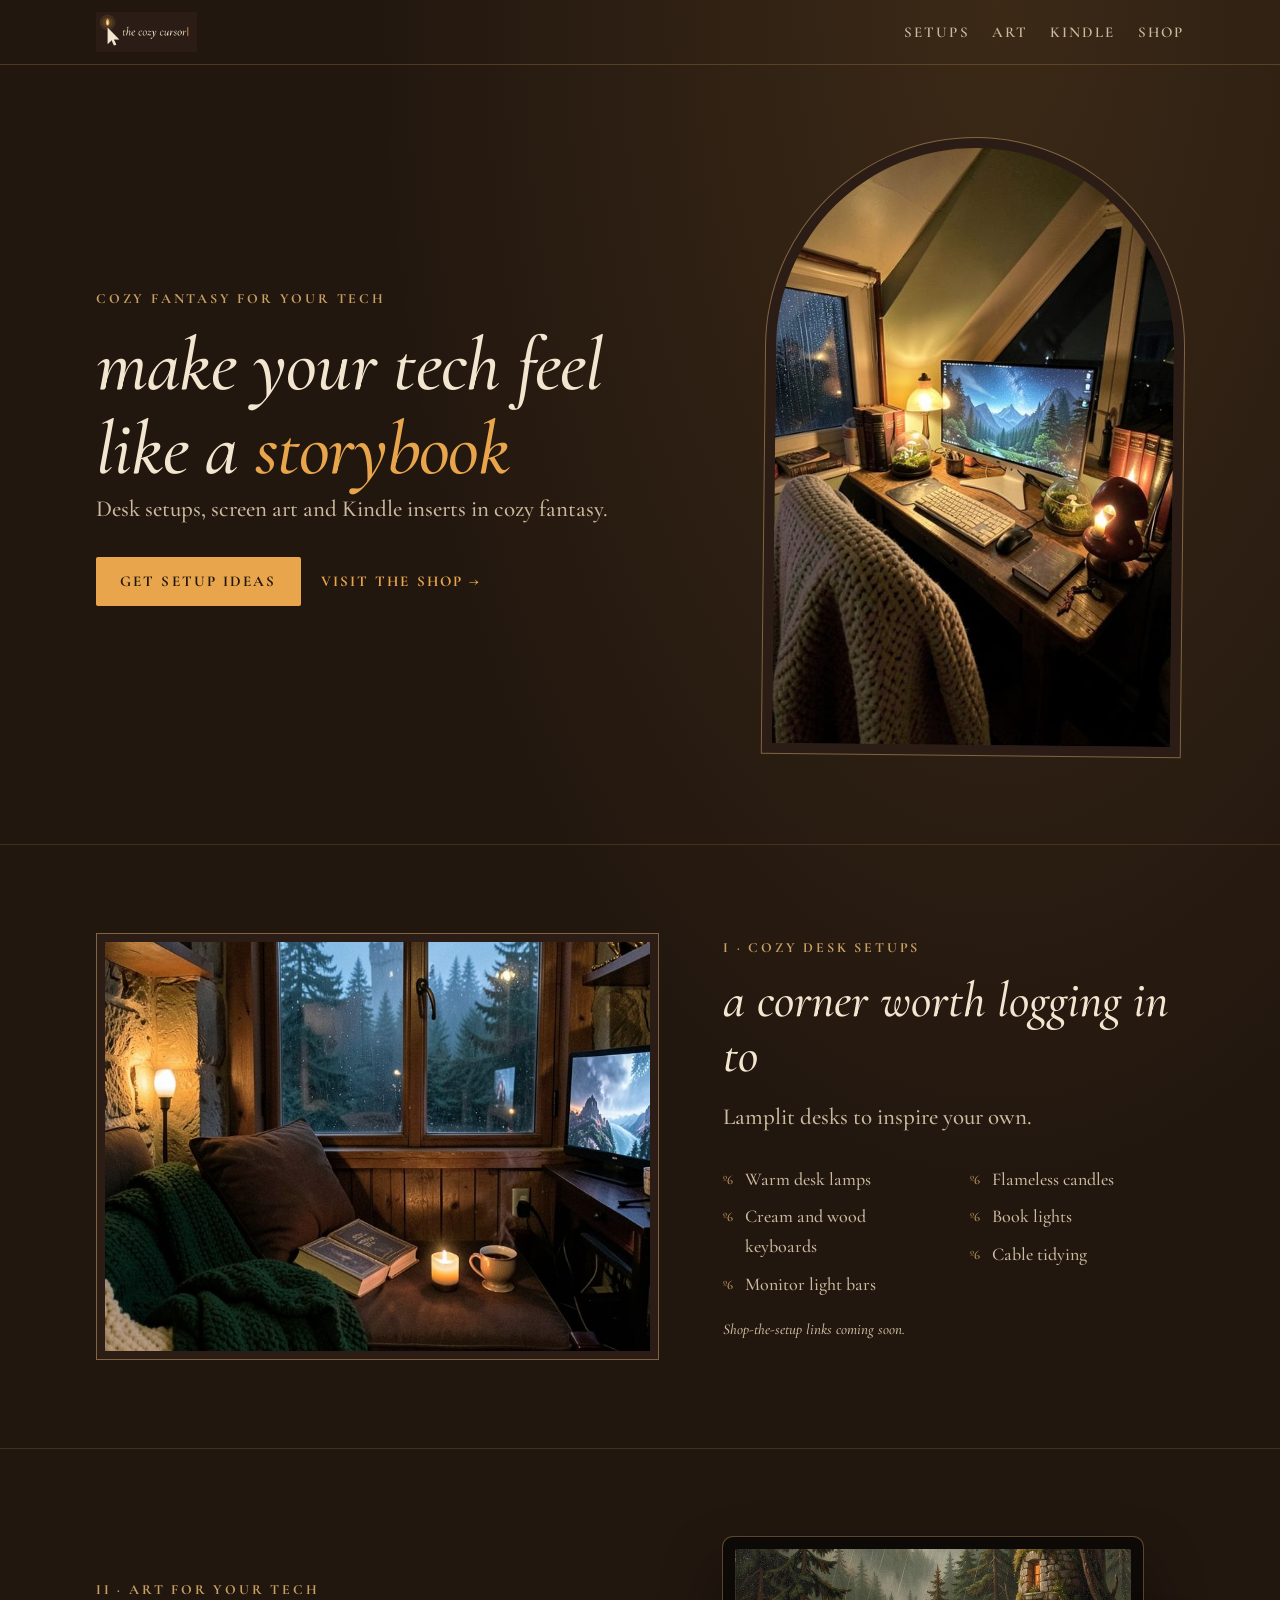
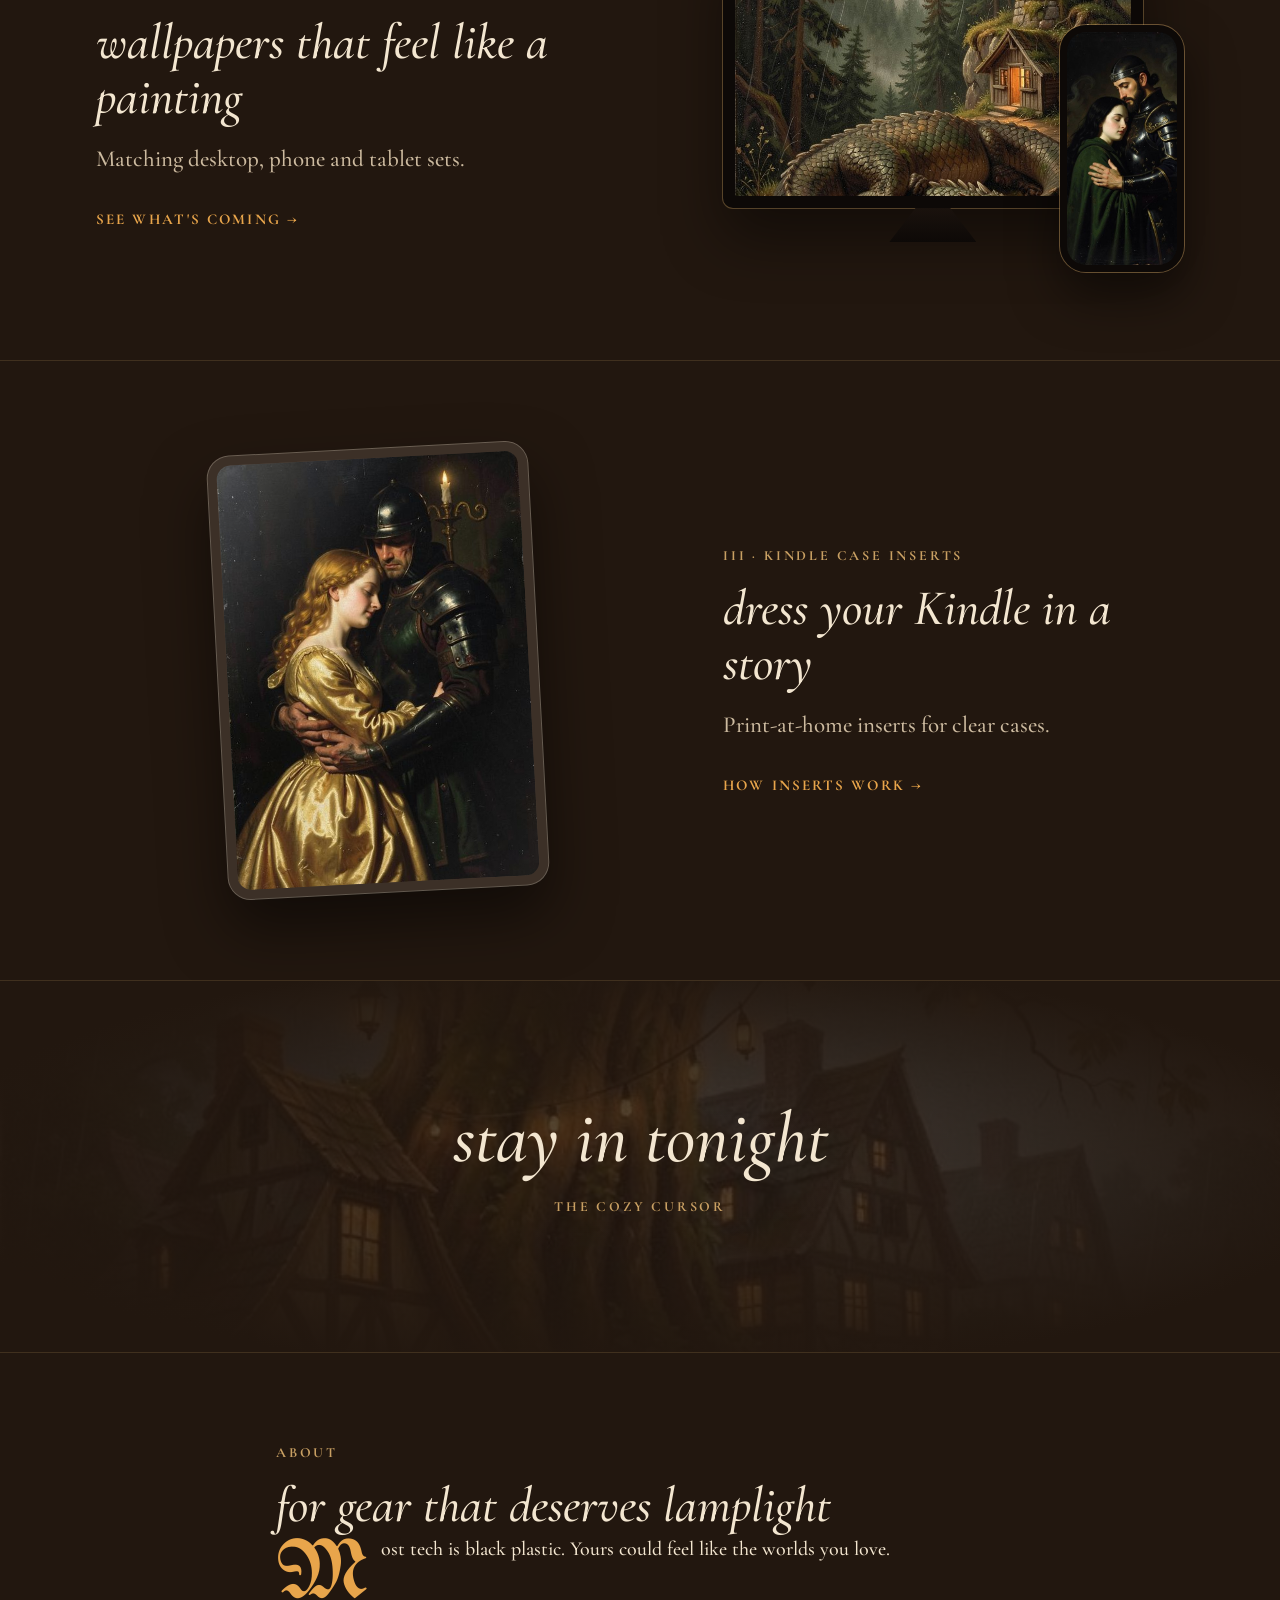
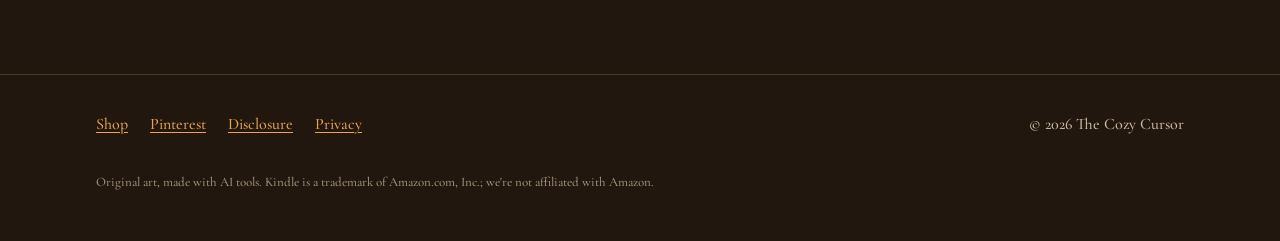
<file: index.html>
<!doctype html>
<html lang="en">
<head>
  <meta charset="utf-8">
  <meta name="viewport" content="width=device-width, initial-scale=1">
  <title>The Cozy Cursor</title>
  <meta name="description" content="Make your tech match your aesthetic: cozy fantasy desk setups, art for your screens and Kindle case inserts.">
  <link rel="icon" href="assets/img/favicon-64.png" type="image/png">
  <link rel="apple-touch-icon" href="assets/img/icon-180.png">
  <meta property="og:title" content="The Cozy Cursor">
  <meta property="og:description" content="Cozy fantasy desk setups, art for your screens and Kindle case inserts.">
  <meta property="og:image" content="https://rjyates.github.io/thecozycursor/assets/img/og-cover.png">
  <link rel="stylesheet" href="assets/style.css">
</head>
<body>
  <header class="site">
    <div class="wrap">
      <a class="brand" href="./"><img src="assets/img/lockup.png" alt="The Cozy Cursor"></a>
      <nav aria-label="Main"><a href="#setups">Setups</a><a href="#art">Art</a><a href="#kindle">Kindle</a><a href="shop.html">Shop</a></nav>
    </div>
  </header>

  <main>
    <section class="wrap hero">
      <div>
        <span class="kicker">Cozy fantasy for your tech</span>
        <h1>make your tech feel like a <em>storybook</em></h1>
        <p class="lede">Desk setups, screen art and Kindle inserts in cozy fantasy.</p>
        <div class="actions">
          <a class="button" href="https://www.pinterest.com/thecozycursor/">Get setup ideas</a>
          <a class="link-arrow" href="shop.html">Visit the shop</a>
        </div>
      </div>
      <figure class="frame arch">
        <img src="assets/img/art/attic-desk-768.jpg" srcset="assets/img/art/attic-desk-480.jpg 480w, assets/img/art/attic-desk-768.jpg 768w" sizes="(max-width: 860px) 340px, 420px" width="768" height="1152" alt="An attic desk at night: a monitor showing misty mountains, a warm lamp, a knit throw and rain on the skylight">
      </figure>
    </section>

    <section class="block" id="setups">
      <div class="wrap feature">
        <figure class="frame"><img src="assets/img/art/window-seat-768.jpg" width="768" height="1152" loading="lazy" alt="A window-seat corner with a small monitor, a green knit blanket, a candle and an open book, looking out at a misty forest"></figure>
        <div>
          <span class="kicker">I · Cozy desk setups</span>
          <h2>a corner worth logging in to</h2>
          <p class="lede">Lamplit desks to inspire your own.</p>
          <ul class="gear">
            <li>Warm desk lamps</li>
            <li>Cream and wood keyboards</li>
            <li>Monitor light bars</li>
            <li>Flameless candles</li>
            <li>Book lights</li>
            <li>Cable tidying</li>
          </ul>
          <p class="note">Shop-the-setup links coming soon.</p>
        </div>
      </div>
    </section>

    <section class="block" id="art">
      <div class="wrap feature flip">
        <div class="devices">
          <div class="monitor"><img src="assets/img/art/dragon-valley-wide.jpg" width="768" height="480" loading="lazy" alt="A painted fantasy valley with a sleeping dragon, shown as a desktop wallpaper"></div>
          <div class="phone"><img src="assets/img/art/fog-witch-king-480.jpg" width="480" height="720" loading="lazy" alt="A painted romantasy couple, shown as a phone wallpaper"></div>
        </div>
        <div>
          <span class="kicker">II · Art for your tech</span>
          <h2>wallpapers that feel like a painting</h2>
          <p class="lede">Matching desktop, phone and tablet sets.</p>
          <div class="actions"><a class="link-arrow" href="shop.html">See what's coming</a></div>
        </div>
      </div>
    </section>

    <section class="block" id="kindle">
      <div class="wrap feature">
        <div class="kindle"><img src="assets/img/art/gilded-lady-480.jpg" width="480" height="720" loading="lazy" alt="A painted gilded lady and knight, shown as an insert behind a clear Kindle case"></div>
        <div>
          <span class="kicker">III · Kindle case inserts</span>
          <h2>dress your Kindle in a story</h2>
          <p class="lede">Print-at-home inserts for clear cases.</p>
          <div class="actions"><a class="link-arrow" href="shop.html#how">How inserts work</a></div>
        </div>
      </div>
    </section>

    <section class="quote" aria-label="A line from The Cozy Cursor">
      <div class="wrap">
        <blockquote>stay in tonight</blockquote>
        <cite class="kicker">The Cozy Cursor</cite>
      </div>
    </section>

    <section class="block" id="about">
      <div class="wrap narrow about">
        <span class="kicker">About</span>
        <h2>for gear that deserves lamplight</h2>
        <p>Most tech is black plastic. Yours could feel like the worlds you love.</p>
      </div>
    </section>
  </main>

  <footer class="site">
    <div class="wrap">
      <nav aria-label="Footer"><a href="shop.html">Shop</a><a href="https://www.pinterest.com/thecozycursor/">Pinterest</a><a href="disclosure.html">Disclosure</a><a href="privacy.html">Privacy</a></nav>
      <p>&copy; 2026 The Cozy Cursor</p>
      <p class="fine">Original art, made with AI tools. Kindle is a trademark of Amazon.com, Inc.; we're not affiliated with Amazon.</p>
    </div>
  </footer>
</body>
</html>
</file>
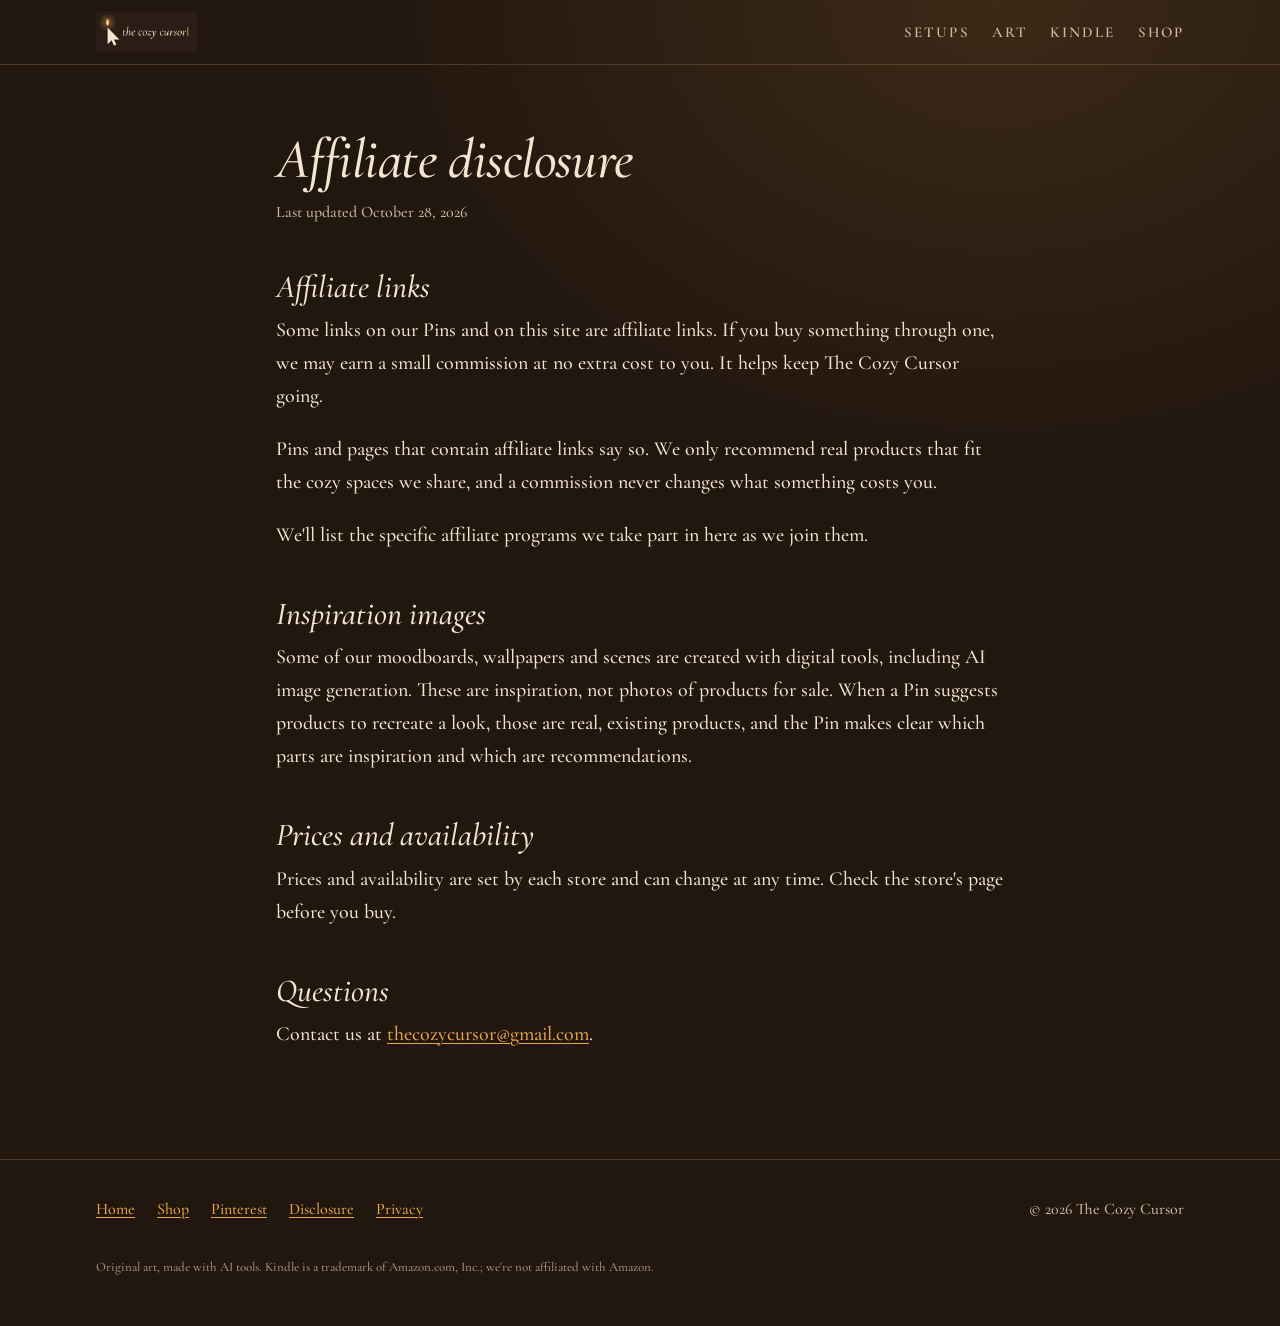
<file: disclosure.html>
<!doctype html>
<html lang="en">
<head>
  <meta charset="utf-8">
  <meta name="viewport" content="width=device-width, initial-scale=1">
  <title>Affiliate disclosure · The Cozy Cursor</title>
  <meta name="description" content="How The Cozy Cursor uses affiliate links and AI-assisted imagery.">
  <link rel="icon" href="assets/img/favicon-64.png" type="image/png">
  <link rel="stylesheet" href="assets/style.css">
</head>
<body>
  <header class="site">
    <div class="wrap">
      <a class="brand" href="./"><img src="assets/img/lockup.png" alt="The Cozy Cursor"></a>
      <nav aria-label="Main"><a href="./#setups">Setups</a><a href="./#art">Art</a><a href="./#kindle">Kindle</a><a href="shop.html">Shop</a></nav>
    </div>
  </header>

  <main class="wrap narrow page">
    <h1>Affiliate disclosure</h1>
    <p class="meta">Last updated October 28, 2026</p>

    <h2>Affiliate links</h2>
    <p>Some links on our Pins and on this site are affiliate links. If you buy something through one, we may earn a small commission at no extra cost to you. It helps keep The Cozy Cursor going.</p>
    <p>Pins and pages that contain affiliate links say so. We only recommend real products that fit the cozy spaces we share, and a commission never changes what something costs you.</p>
    <p>We'll list the specific affiliate programs we take part in here as we join them.</p>

    <h2>Inspiration images</h2>
    <p>Some of our moodboards, wallpapers and scenes are created with digital tools, including AI image generation. These are inspiration, not photos of products for sale. When a Pin suggests products to recreate a look, those are real, existing products, and the Pin makes clear which parts are inspiration and which are recommendations.</p>

    <h2>Prices and availability</h2>
    <p>Prices and availability are set by each store and can change at any time. Check the store's page before you buy.</p>

    <h2>Questions</h2>
    <p>Contact us at <a href="mailto:thecozycursor@gmail.com">thecozycursor@gmail.com</a>.</p>
  </main>

  <footer class="site">
    <div class="wrap">
      <nav aria-label="Footer"><a href="./">Home</a><a href="shop.html">Shop</a><a href="https://www.pinterest.com/thecozycursor/">Pinterest</a><a href="disclosure.html">Disclosure</a><a href="privacy.html">Privacy</a></nav>
      <p>&copy; 2026 The Cozy Cursor</p>
      <p class="fine">Original art, made with AI tools. Kindle is a trademark of Amazon.com, Inc.; we're not affiliated with Amazon.</p>
    </div>
  </footer>
</body>
</html>
</file>
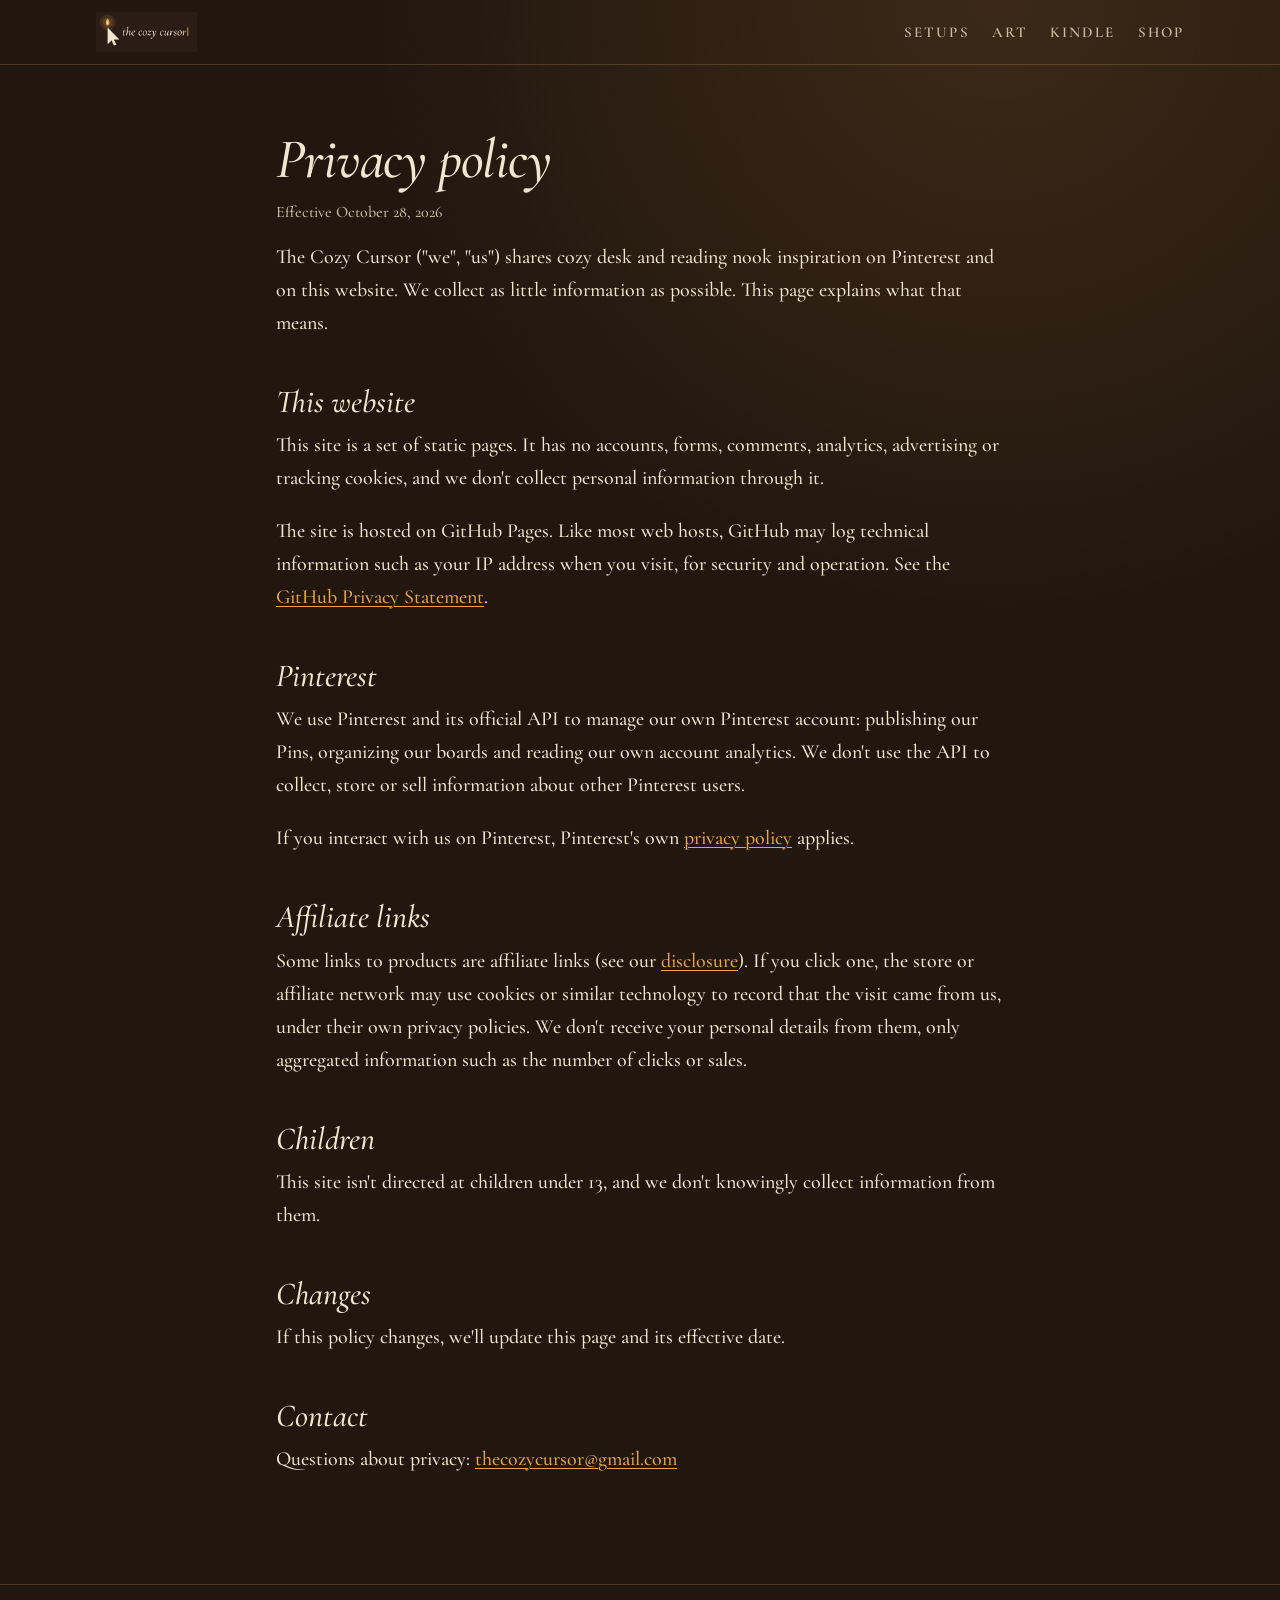
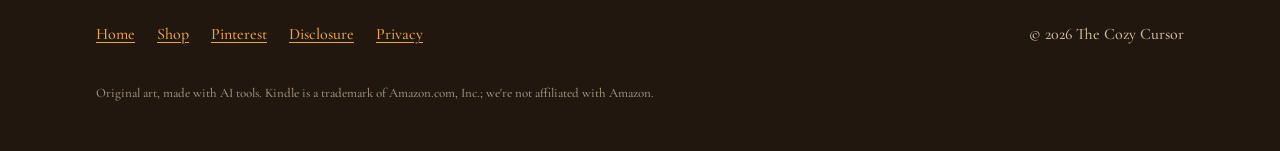
<file: privacy.html>
<!doctype html>
<html lang="en">
<head>
  <meta charset="utf-8">
  <meta name="viewport" content="width=device-width, initial-scale=1">
  <title>Privacy policy · The Cozy Cursor</title>
  <meta name="description" content="How The Cozy Cursor handles information.">
  <link rel="icon" href="assets/img/favicon-64.png" type="image/png">
  <link rel="stylesheet" href="assets/style.css">
</head>
<body>
  <header class="site">
    <div class="wrap">
      <a class="brand" href="./"><img src="assets/img/lockup.png" alt="The Cozy Cursor"></a>
      <nav aria-label="Main"><a href="./#setups">Setups</a><a href="./#art">Art</a><a href="./#kindle">Kindle</a><a href="shop.html">Shop</a></nav>
    </div>
  </header>

  <main class="wrap narrow page">
    <h1>Privacy policy</h1>
    <p class="meta">Effective October 28, 2026</p>

    <p>The Cozy Cursor ("we", "us") shares cozy desk and reading nook inspiration on Pinterest and on this website. We collect as little information as possible. This page explains what that means.</p>

    <h2>This website</h2>
    <p>This site is a set of static pages. It has no accounts, forms, comments, analytics, advertising or tracking cookies, and we don't collect personal information through it.</p>
    <p>The site is hosted on GitHub Pages. Like most web hosts, GitHub may log technical information such as your IP address when you visit, for security and operation. See the <a href="https://docs.github.com/en/site-policy/privacy-policies/github-general-privacy-statement">GitHub Privacy Statement</a>.</p>

    <h2>Pinterest</h2>
    <p>We use Pinterest and its official API to manage our own Pinterest account: publishing our Pins, organizing our boards and reading our own account analytics. We don't use the API to collect, store or sell information about other Pinterest users.</p>
    <p>If you interact with us on Pinterest, Pinterest's own <a href="https://policy.pinterest.com/en/privacy-policy">privacy policy</a> applies.</p>

    <h2>Affiliate links</h2>
    <p>Some links to products are affiliate links (see our <a href="disclosure.html">disclosure</a>). If you click one, the store or affiliate network may use cookies or similar technology to record that the visit came from us, under their own privacy policies. We don't receive your personal details from them, only aggregated information such as the number of clicks or sales.</p>

    <h2>Children</h2>
    <p>This site isn't directed at children under 13, and we don't knowingly collect information from them.</p>

    <h2>Changes</h2>
    <p>If this policy changes, we'll update this page and its effective date.</p>

    <h2>Contact</h2>
    <p>Questions about privacy: <a href="mailto:thecozycursor@gmail.com">thecozycursor@gmail.com</a></p>
  </main>

  <footer class="site">
    <div class="wrap">
      <nav aria-label="Footer"><a href="./">Home</a><a href="shop.html">Shop</a><a href="https://www.pinterest.com/thecozycursor/">Pinterest</a><a href="disclosure.html">Disclosure</a><a href="privacy.html">Privacy</a></nav>
      <p>&copy; 2026 The Cozy Cursor</p>
      <p class="fine">Original art, made with AI tools. Kindle is a trademark of Amazon.com, Inc.; we're not affiliated with Amazon.</p>
    </div>
  </footer>
</body>
</html>
</file>
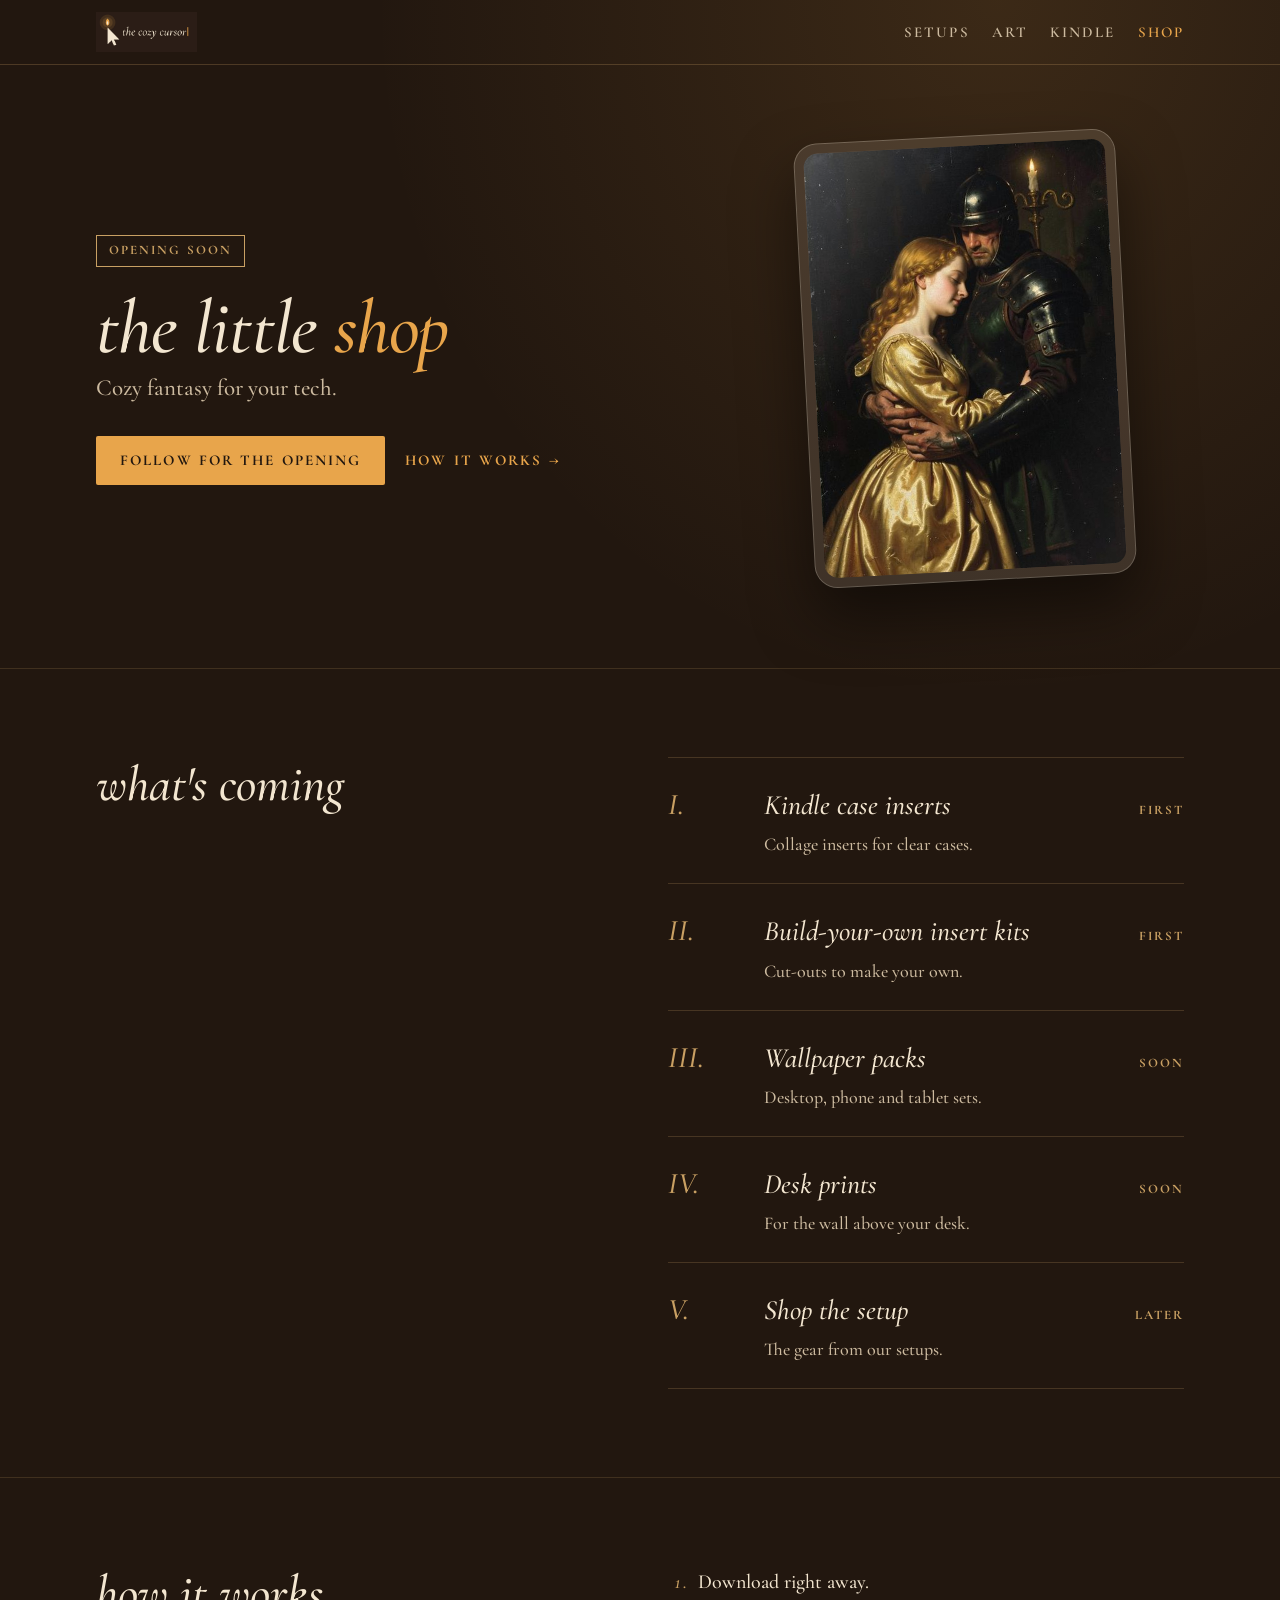
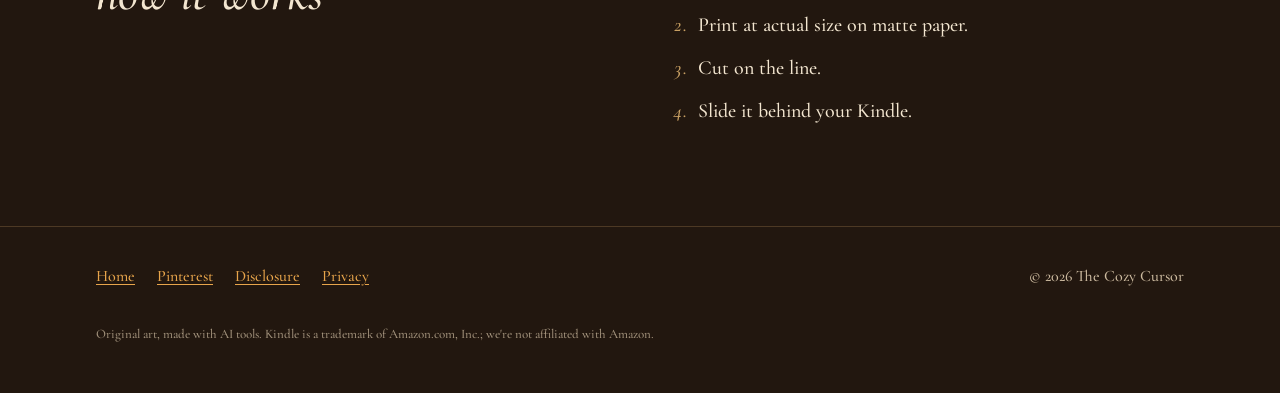
<file: shop.html>
<!doctype html>
<html lang="en">
<head>
  <meta charset="utf-8">
  <meta name="viewport" content="width=device-width, initial-scale=1">
  <title>Shop · The Cozy Cursor</title>
  <meta name="description" content="Fantasy wallpapers for your screens, prints for your desk and Kindle case inserts from The Cozy Cursor. Opening soon.">
  <link rel="icon" href="assets/img/favicon-64.png" type="image/png">
  <meta property="og:title" content="The Cozy Cursor shop">
  <meta property="og:description" content="Wallpapers, prints and Kindle case inserts. Opening soon.">
  <meta property="og:image" content="https://rjyates.github.io/thecozycursor/assets/img/og-cover.png">
  <link rel="stylesheet" href="assets/style.css">
</head>
<body>
  <header class="site">
    <div class="wrap">
      <a class="brand" href="./"><img src="assets/img/lockup.png" alt="The Cozy Cursor"></a>
      <nav aria-label="Main"><a href="./#setups">Setups</a><a href="./#art">Art</a><a href="./#kindle">Kindle</a><a href="shop.html" aria-current="page">Shop</a></nav>
    </div>
  </header>

  <main>
    <section class="wrap hero">
      <div>
        <span class="status">Opening soon</span>
        <h1>the little <em>shop</em></h1>
        <p class="lede">Cozy fantasy for your tech.</p>
        <div class="actions">
          <a class="button" href="https://www.pinterest.com/thecozycursor/">Follow for the opening</a>
          <a class="link-arrow" href="#how">How it works</a>
        </div>
      </div>
      <div class="kindle"><img src="assets/img/art/gilded-lady-480.jpg" width="480" height="720" alt="A painted gilded lady and knight, shown as an insert behind a clear Kindle case"></div>
    </section>

    <section class="block">
      <div class="wrap split">
        <div>
          <h2>what's coming</h2>
        </div>
        <ol class="shop-index">
          <li><div><strong>Kindle case inserts</strong><span>Collage inserts for clear cases.</span></div><em>First</em></li>
          <li><div><strong>Build-your-own insert kits</strong><span>Cut-outs to make your own.</span></div><em>First</em></li>
          <li><div><strong>Wallpaper packs</strong><span>Desktop, phone and tablet sets.</span></div><em>Soon</em></li>
          <li><div><strong>Desk prints</strong><span>For the wall above your desk.</span></div><em>Soon</em></li>
          <li><div><strong>Shop the setup</strong><span>The gear from our setups.</span></div><em>Later</em></li>
        </ol>
      </div>
    </section>

    <section class="block" id="how">
      <div class="wrap split">
        <div>
          <h2>how it works</h2>
        </div>
        <ol class="steps">
          <li>Download right away.</li>
          <li>Print at actual size on matte paper.</li>
          <li>Cut on the line.</li>
          <li>Slide it behind your Kindle.</li>
        </ol>
      </div>
    </section>

  </main>

  <footer class="site">
    <div class="wrap">
      <nav aria-label="Footer"><a href="./">Home</a><a href="https://www.pinterest.com/thecozycursor/">Pinterest</a><a href="disclosure.html">Disclosure</a><a href="privacy.html">Privacy</a></nav>
      <p>&copy; 2026 The Cozy Cursor</p>
      <p class="fine">Original art, made with AI tools. Kindle is a trademark of Amazon.com, Inc.; we're not affiliated with Amazon.</p>
    </div>
  </footer>
</body>
</html>
</file>
<file: assets/style.css>
/* The Cozy Cursor — a lamplit library at night.
   Palette from the brand style guide; fonts are self-hosted (no third-party requests). */
@font-face {
  font-family: "Cormorant Garamond";
  src: url("fonts/CormorantGaramond.ttf") format("truetype");
  font-style: normal;
  font-weight: 300 700;
  font-display: swap;
}
@font-face {
  font-family: "Cormorant Garamond";
  src: url("fonts/CormorantGaramond-Italic.ttf") format("truetype");
  font-style: italic;
  font-weight: 300 700;
  font-display: swap;
}
@font-face {
  font-family: "Unifraktur";
  src: url("fonts/UnifrakturMaguntia-Book.ttf") format("truetype");
  font-display: swap;
}

:root {
  --espresso: #22170F;
  --espresso-2: #2B1D16;
  --walnut: #5A3A26;
  --amber: #E8A54B;
  --gilt: #C9A063;
  --cream: #F3E6D0;
  --muted: #CDBBA0;
  --cherry: #6E1F2A;
  --serif: "Cormorant Garamond", Georgia, "Times New Roman", serif;
  --black: "Unifraktur", "Cormorant Garamond", serif;
  --measure: 34em;
}

* { box-sizing: border-box; }
html { scroll-behavior: smooth; }

body {
  margin: 0;
  background:
    radial-gradient(ellipse 70% 50% at 78% 0%, rgba(232, 165, 75, 0.13), transparent 70%),
    var(--espresso);
  color: var(--cream);
  font: 500 20px/1.65 var(--serif);
  -webkit-font-smoothing: antialiased;
}

a { color: var(--amber); text-underline-offset: 3px; text-decoration-thickness: 1px; }
a:hover { color: var(--cream); }
img { display: block; max-width: 100%; height: auto; }

.wrap { max-width: 1120px; margin: 0 auto; padding: 0 16px; }
.wrap.narrow { max-width: 760px; }

/* Header */
header.site { border-bottom: 1px solid rgba(201, 160, 99, 0.25); }
header.site .wrap { display: flex; align-items: center; justify-content: space-between; gap: 12px 24px; min-height: 64px; flex-wrap: wrap; padding-block: 8px; }
header.site a.brand { display: block; line-height: 0; }
header.site a.brand img { height: 40px; width: auto; }
header.site nav { display: flex; gap: 22px; }
header.site nav a { color: var(--muted); text-decoration: none; font-size: 15px; font-weight: 600; letter-spacing: 0.14em; text-transform: uppercase; }
header.site nav a:hover, header.site nav a[aria-current] { color: var(--amber); }

/* Type */
h1, h2, h3 { font-style: italic; font-weight: 500; line-height: 1.1; margin: 0; }
h1 { font-size: clamp(44px, 6.4vw, 76px); letter-spacing: -0.01em; }
h2 { font-size: clamp(34px, 4.4vw, 50px); }
h3 { font-size: 30px; }
p { margin: 0 0 1em; }
.kicker { display: block; font-size: 14px; font-weight: 700; letter-spacing: 0.2em; text-transform: uppercase; color: var(--gilt); margin-bottom: 14px; }
.lede { font-size: 23px; color: var(--muted); max-width: var(--measure); }
.small { font-size: 16px; color: var(--muted); }

/* Buttons */
.actions { display: flex; flex-wrap: wrap; gap: 12px 20px; align-items: center; margin-top: 28px; }
.button {
  display: inline-block;
  background: var(--amber);
  color: var(--espresso);
  padding: 12px 24px;
  border-radius: 2px;
  font-size: 15px;
  font-weight: 700;
  letter-spacing: 0.14em;
  text-transform: uppercase;
  text-decoration: none;
}
.button:hover { background: var(--cream); color: var(--espresso); }
.link-arrow { font-size: 15px; font-weight: 700; letter-spacing: 0.14em; text-transform: uppercase; text-decoration: none; }
.link-arrow::after { content: " \2192"; }

/* Framed art: a thin gilt frame with an inner mat line */
.frame { position: relative; margin: 0; background: var(--espresso-2); padding: 8px; border: 1px solid rgba(201, 160, 99, 0.55); }
.frame img { width: 100%; }
.frame.arch, .frame.arch img { border-radius: 999px 999px 2px 2px; }
.frame.arch { padding: 10px; }
figcaption { font-size: 15px; font-style: italic; color: var(--muted); margin-top: 10px; }

/* Hero */
.hero { display: grid; grid-template-columns: 1.15fr 0.85fr; gap: 56px; align-items: center; padding: 72px 16px 88px; }
.hero h1 em { color: var(--amber); }
.hero .frame { max-width: 420px; justify-self: end; transform: rotate(0.6deg); }

/* Section rhythm */
section.block { padding: 88px 0; border-top: 1px solid rgba(201, 160, 99, 0.18); }
.block-head { display: flex; justify-content: space-between; align-items: end; gap: 24px; flex-wrap: wrap; margin-bottom: 40px; }
.block-head p { max-width: 28em; color: var(--muted); margin: 0; }

/* Feature rows: art on one side, words on the other */
.feature { display: grid; grid-template-columns: 1.1fr 0.9fr; gap: 64px; align-items: center; }
.feature.flip > :first-child { order: 2; }
.feature h2 { margin-bottom: 16px; }
.feature .frame img { aspect-ratio: 4 / 3; object-fit: cover; object-position: center 60%; }

ul.gear { list-style: none; padding: 0; margin: 24px 0 0; columns: 2; column-gap: 32px; font-size: 18px; color: var(--muted); }
ul.gear li { break-inside: avoid; padding: 4px 0 4px 22px; position: relative; }
ul.gear li::before { content: "º6"; position: absolute; left: 0; color: var(--gilt); font-size: 13px; top: 9px; }

/* Device mock-ups, drawn in CSS so any art can sit inside */
.devices { position: relative; padding: 0 9% 64px 0; }
.monitor { background: #0d0907; border: 12px solid #0d0907; border-radius: 10px; box-shadow: 0 0 0 1px rgba(201, 160, 99, 0.35), 0 30px 60px rgba(0, 0, 0, 0.45); }
.monitor img { width: 100%; aspect-ratio: 16 / 10; object-fit: cover; border-radius: 2px; }
.monitor::after { content: ""; display: block; width: 22%; height: 34px; margin: 12px auto -46px; background: linear-gradient(#1a120d, #0d0907); clip-path: polygon(30% 0, 70% 0, 100% 100%, 0 100%); }
.phone { position: absolute; right: 0; bottom: 0; width: 27%; background: #0d0907; border: 7px solid #0d0907; border-radius: 26px; box-shadow: 0 0 0 1px rgba(201, 160, 99, 0.45), 0 24px 48px rgba(0, 0, 0, 0.5); }
.phone img { width: 100%; aspect-ratio: 9 / 19; object-fit: cover; border-radius: 19px; }

.kindle { position: relative; width: min(320px, 80%); margin: 0 auto; aspect-ratio: 127.6 / 176.7; border-radius: 22px; padding: 9px; background: rgba(243, 230, 208, 0.12); box-shadow: 0 0 0 1px rgba(243, 230, 208, 0.35), 0 30px 60px rgba(0, 0, 0, 0.5); transform: rotate(-3deg); }
.kindle img { width: 100%; height: 100%; object-fit: cover; border-radius: 14px; }
.kindle::after { content: ""; position: absolute; inset: 9px; border-radius: 14px; background: linear-gradient(125deg, rgba(255, 255, 255, 0.22) 0%, rgba(255, 255, 255, 0) 32%, rgba(255, 255, 255, 0) 70%, rgba(255, 255, 255, 0.08) 100%); }

.note { font-size: 15px; font-style: italic; color: var(--muted); margin-top: 14px; }

/* Pull quote band */
.quote { position: relative; padding: 120px 0; text-align: center; overflow: hidden; border-top: 1px solid rgba(201, 160, 99, 0.18); }
.quote::before { content: ""; position: absolute; inset: 0; background: url("img/art/tree-village-wide.jpg") center / cover; opacity: 0.22; }
.quote::after { content: ""; position: absolute; inset: 0; background: radial-gradient(ellipse at center, transparent 20%, var(--espresso) 80%); }
.quote blockquote { position: relative; z-index: 1; margin: 0; font-size: clamp(40px, 6vw, 72px); font-style: italic; line-height: 1.05; }
.quote cite { position: relative; z-index: 1; display: block; margin-top: 18px; font-style: normal; }

/* Shop list (an index, not cards) */
.shop-index { list-style: none; padding: 0; margin: 0; counter-reset: item; }
.shop-index li { display: grid; grid-template-columns: 72px 1fr auto; gap: 8px 24px; align-items: baseline; padding: 22px 0; border-bottom: 1px solid rgba(201, 160, 99, 0.22); counter-increment: item; }
.shop-index li:first-child { border-top: 1px solid rgba(201, 160, 99, 0.22); }
.shop-index li::before { content: counter(item, upper-roman) "."; font-style: italic; font-size: 30px; color: var(--gilt); }
.shop-index strong { display: block; font-size: 28px; font-style: italic; font-weight: 500; }
.shop-index span { color: var(--muted); font-size: 18px; }
.shop-index em { font-style: normal; font-size: 13px; font-weight: 700; letter-spacing: 0.16em; text-transform: uppercase; color: var(--gilt); white-space: nowrap; }

.split { display: grid; grid-template-columns: 1fr 1fr; gap: 56px; align-items: start; }
.status { display: inline-block; border: 1px solid var(--gilt); color: var(--gilt); padding: 4px 12px; font-size: 13px; font-weight: 700; letter-spacing: 0.16em; text-transform: uppercase; margin-bottom: 20px; }

ol.steps { padding-left: 1.2em; margin: 0; }
ol.steps li { margin-bottom: 10px; padding-left: 6px; }
ol.steps li::marker { color: var(--gilt); font-style: italic; }

/* About */
.about p:first-of-type::first-letter { float: left; font-family: var(--black); font-size: 84px; line-height: 0.8; padding: 8px 12px 0 0; color: var(--amber); }

/* Plain text pages (disclosure, privacy) */
main.page { padding: 64px 16px 88px; }
main.page h1 { font-size: clamp(40px, 5vw, 56px); margin-bottom: 8px; }
main.page h2 { font-size: 32px; margin: 44px 0 10px; }
.meta { color: var(--muted); font-size: 16px; }

/* Footer */
footer.site { border-top: 1px solid rgba(201, 160, 99, 0.25); padding: 36px 0 48px; font-size: 16px; color: var(--muted); }
footer.site .wrap { display: flex; flex-wrap: wrap; justify-content: space-between; gap: 16px 32px; }
footer.site nav { display: flex; flex-wrap: wrap; gap: 8px 22px; }
footer.site p { margin: 0; }
footer.site p.fine { flex-basis: 100%; margin-top: 20px; font-size: 13px; line-height: 1.5; opacity: 0.75; }

@media (max-width: 860px) {
  .hero { grid-template-columns: 1fr; gap: 40px; padding: 48px 16px 64px; }
  .hero .frame { justify-self: center; max-width: 340px; }
  .split, .feature { grid-template-columns: 1fr; gap: 40px; }
  .feature.flip > :first-child { order: 0; }
  section.block { padding: 64px 0; }
}
@media (max-width: 520px) {
  body { font-size: 19px; }
  header.site nav { gap: 16px; }
  ul.gear { columns: 1; }
  .shop-index li { grid-template-columns: 44px 1fr; }
  .shop-index em { grid-column: 2; }
  .quote { padding: 88px 0; }
}
@media (prefers-reduced-motion: reduce) { html { scroll-behavior: auto; } }
</file>
